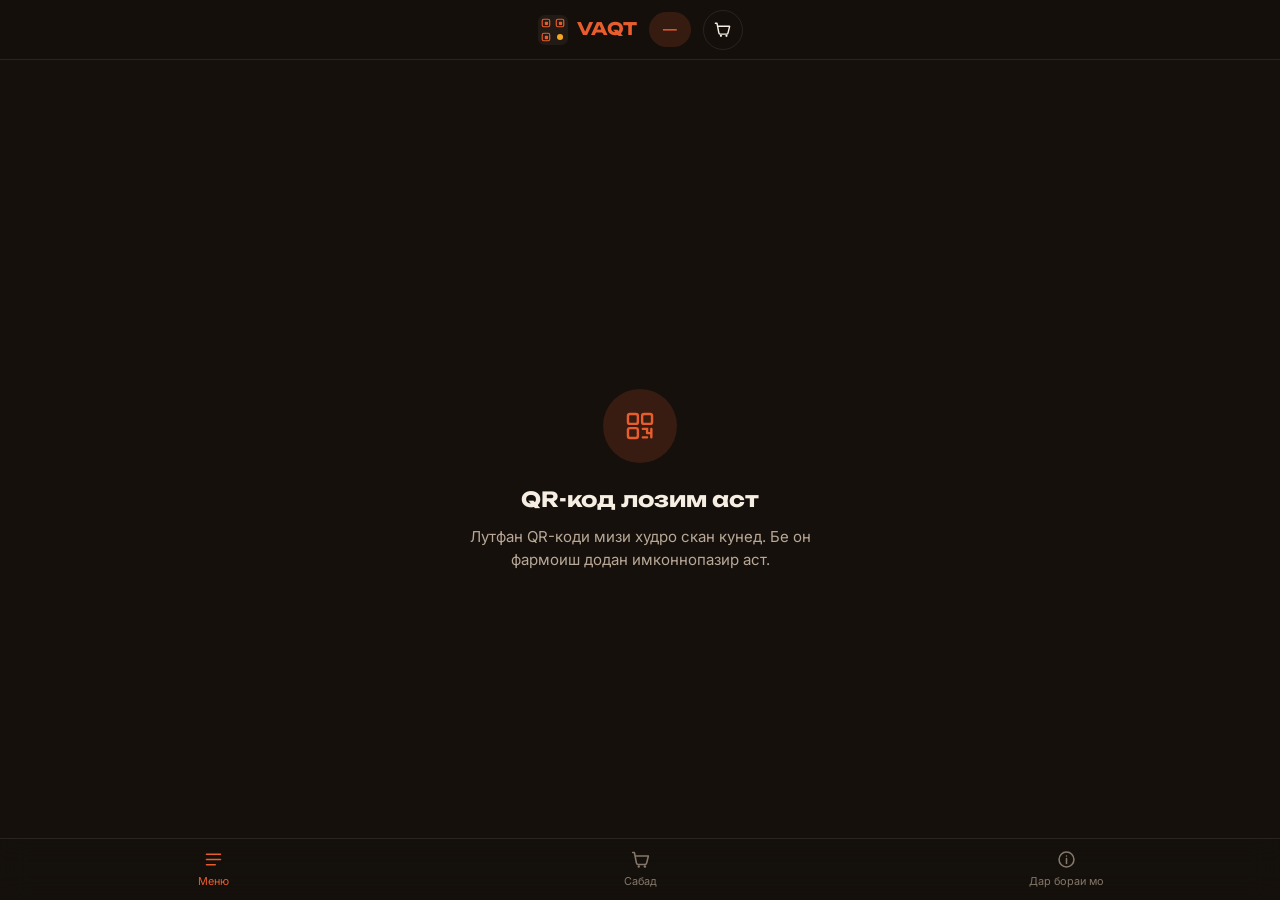
<file: index.html>
<!DOCTYPE html>
<html lang="tg">
<head>
<meta charset="UTF-8">
<meta name="viewport" content="width=device-width, initial-scale=1, viewport-fit=cover">
<title>QR MENU — Фармоиши онлайн</title>
<meta name="description" content="QR MENU — системаи фармоиши онлайн барои тарабхона. QR-кодро скан кунед ва фармоиши худро аз миз содир кунед.">
<meta name="theme-color" content="#15100C">
<link rel="manifest" href="manifest.json">
<link rel="icon" type="image/svg+xml" href="assets/images/favicon.svg">
<link rel="apple-touch-icon" href="assets/icons/icon-192.png">

<link rel="preconnect" href="https://fonts.googleapis.com">
<link rel="preconnect" href="https://fonts.gstatic.com" crossorigin>
<link href="https://fonts.googleapis.com/css2?family=Unbounded:wght@500;600;700;800&family=Inter:wght@400;500;600;700&display=swap&subset=cyrillic" rel="stylesheet">

<link rel="stylesheet" href="css/style.css">
</head>
<body>

<div class="offline-banner" id="offlineBanner" hidden>📡 Интернет пайваст нест — фармоиш то барқарор шудани пайвастшавӣ фиристода намешавад</div>

<header class="site-header" id="siteHeader">
  <div class="container">
    <div class="brand">
      <svg class="brand-logo" viewBox="0 0 64 64" aria-hidden="true">
        <rect width="64" height="64" rx="14" fill="#221A14"/>
        <g stroke="#E85D2D" stroke-width="2.4" fill="none">
          <rect x="9" y="9" width="16" height="16" rx="3.4"/>
          <rect x="39" y="9" width="16" height="16" rx="3.4"/>
          <rect x="9" y="39" width="16" height="16" rx="3.4"/>
        </g>
        <rect x="14.5" y="14.5" width="7" height="7" rx="1.6" fill="#E85D2D"/>
        <rect x="44.5" y="14.5" width="7" height="7" rx="1.6" fill="#E85D2D"/>
        <rect x="14.5" y="44.5" width="7" height="7" rx="1.6" fill="#E85D2D"/>
        <circle cx="47" cy="47" r="6.5" fill="#F5A623"/>
      </svg>
      <span class="brand-mark"><span id="restaurantName">VAQT</span></span>
    </div>

    <span class="table-badge" id="tableBadgeText">—</span>

    <button class="icon-btn" data-open-cart aria-label="Сабади харид">
      <span class="cart-badge" id="cartBadge">0</span>
      <svg viewBox="0 0 24 24" fill="none"><path d="M3 4h2l2.4 12.2a2 2 0 0 0 2 1.6h7.6a2 2 0 0 0 2-1.6L21 8H6" stroke="currentColor" stroke-width="1.8" stroke-linecap="round" stroke-linejoin="round"/><circle cx="10" cy="20" r="1.4" fill="currentColor"/><circle cx="17" cy="20" r="1.4" fill="currentColor"/></svg>
    </button>
  </div>
</header>

<!-- ============ TABLE GATE (no / invalid ?table=) ============ -->
<div class="table-gate" id="tableGate" hidden>
  <div class="table-gate-card">
    <div class="table-gate-icon">
      <svg viewBox="0 0 24 24" fill="none"><rect x="3.5" y="3.5" width="7" height="7" rx="1.4" stroke="currentColor" stroke-width="1.7"/><rect x="13.5" y="3.5" width="7" height="7" rx="1.4" stroke="currentColor" stroke-width="1.7"/><rect x="3.5" y="13.5" width="7" height="7" rx="1.4" stroke="currentColor" stroke-width="1.7"/><path d="M14 14h3v3M20 14v3h-3M14 20h3M20 17v3" stroke="currentColor" stroke-width="1.7" stroke-linecap="round"/></svg>
    </div>
    <h2>QR-код лозим аст</h2>
    <p>Лутфан QR-коди мизи худро скан кунед. Бе он фармоиш додан имконнопазир аст.</p>
  </div>
</div>

<!-- ============ APP SHELL (valid table) ============ -->
<main id="appShell" hidden>

  <section class="hero">
    <div class="container">
      <h1>Хуш омадед!</h1>
      <p>Менюро дида бароед ва фармоиши худро мустақиман аз миз фиристед — ошпаз онро дарҳол мебинад.</p>
    </div>
  </section>

  <section class="section" id="menuTop">
    <div class="container">
      <div class="section-head">
        <h2 class="eyebrow-title">Меню</h2>
      </div>
    </div>

    <div class="tabs-wrap">
      <div class="tabs" id="tabs" role="tablist" aria-label="Категорияҳои меню"></div>
    </div>

    <div class="container" style="margin-top:18px;">
      <div class="menu-grid" id="menuGrid"></div>
      <p class="empty-category" id="emptyCategory" hidden>Дар ин категория ҳоло маҳсулот нест.</p>
    </div>
  </section>

  <section class="section" id="about">
    <div class="container">
      <div class="section-head">
        <h2 class="eyebrow-title">Дар бораи мо</h2>
      </div>
      <div class="about-card">
        <div class="about-row">
          <span class="ico"><svg viewBox="0 0 24 24" fill="none"><path d="M12 21s7-6.3 7-11.5A7 7 0 0 0 5 9.5C5 14.7 12 21 12 21Z" stroke="currentColor" stroke-width="1.7" stroke-linejoin="round"/><circle cx="12" cy="9.5" r="2.4" stroke="currentColor" stroke-width="1.7"/></svg></span>
          <div><b id="aboutAddress">—</b><span>Нишонӣ</span></div>
        </div>
        <div class="about-row">
          <span class="ico"><svg viewBox="0 0 24 24" fill="none"><circle cx="12" cy="12" r="8.5" stroke="currentColor" stroke-width="1.7"/><path d="M12 7.5V12l3 2" stroke="currentColor" stroke-width="1.7" stroke-linecap="round" stroke-linejoin="round"/></svg></span>
          <div><b id="aboutHours">—</b><span>Соатҳои корӣ</span></div>
        </div>
        <div class="about-row">
          <span class="ico"><svg viewBox="0 0 24 24" fill="none"><path d="M6.6 10.8c1.4 2.8 3.8 5.2 6.6 6.6l2.2-2.2c.3-.3.7-.4 1-.2 1.1.4 2.3.6 3.6.6.6 0 1 .4 1 1V20c0 .6-.4 1-1 1C10.6 21 3 13.4 3 4c0-.6.4-1 1-1h3.2c.6 0 1 .4 1 1 0 1.3.2 2.5.6 3.6.1.4 0 .8-.3 1L6.6 10.8Z" stroke="currentColor" stroke-width="1.7" stroke-linejoin="round"/></svg></span>
          <div><a id="aboutPhone" href="#"><b id="aboutPhoneText">—</b></a><span>Телефон</span></div>
        </div>
        <div class="about-row">
          <span class="ico"><svg viewBox="0 0 24 24" fill="none"><path d="m22 4-9.6 16L8 12M2 4l6 8-6 8M2 4l20 0" stroke="currentColor" stroke-width="1.6" stroke-linejoin="round"/></svg></span>
          <div><b id="aboutTelegram">—</b><span>Telegram</span></div>
        </div>
        <div class="about-row">
          <span class="ico"><svg viewBox="0 0 24 24" fill="none"><rect x="3.5" y="3.5" width="17" height="17" rx="5" stroke="currentColor" stroke-width="1.7"/><circle cx="12" cy="12" r="4" stroke="currentColor" stroke-width="1.7"/><circle cx="17.2" cy="6.8" r="1.1" fill="currentColor"/></svg></span>
          <div><b id="aboutInstagram">—</b><span>Instagram</span></div>
        </div>
      </div>
    </div>
  </section>

  <footer class="site-footer">
    <div class="container">
      <p><strong id="footerRestaurant">VAQT</strong> · QR MENU © <span id="footerYear"></span></p>
    </div>
  </footer>

</main>

<!-- ============ CART BAR ============ -->
<button class="cart-bar" id="cartBar" data-open-cart>
  <svg viewBox="0 0 24 24" fill="none"><path d="M6 8h12l1 12.2a1 1 0 0 1-1 .8H6a1 1 0 0 1-1-.8L6 8Z" stroke="currentColor" stroke-width="1.7" stroke-linejoin="round"/><path d="M9 8V6a3 3 0 0 1 6 0v2" stroke="currentColor" stroke-width="1.7" stroke-linecap="round"/></svg>
  <span id="cartBarText">Сабад холӣ аст</span>
</button>

<!-- ============ BOTTOM NAV ============ -->
<nav class="bottom-nav" aria-label="Навигатсия" id="bottomNav">
  <button data-nav="menu" class="is-active">
    <svg viewBox="0 0 24 24" fill="none"><path d="M4 6h16M4 12h16M4 18h10" stroke="currentColor" stroke-width="1.8" stroke-linecap="round"/></svg>
    <span>Меню</span>
  </button>
  <button data-nav="cart">
    <svg viewBox="0 0 24 24" fill="none"><path d="M3 4h2l2.4 12.2a2 2 0 0 0 2 1.6h7.6a2 2 0 0 0 2-1.6L21 8H6" stroke="currentColor" stroke-width="1.8" stroke-linecap="round" stroke-linejoin="round"/><circle cx="10" cy="20" r="1.4" fill="currentColor"/><circle cx="17" cy="20" r="1.4" fill="currentColor"/></svg>
    <span class="bn-dot" id="bottomNavCartDot"></span>
    <span>Сабад</span>
  </button>
  <button data-nav="about">
    <svg viewBox="0 0 24 24" fill="none"><circle cx="12" cy="12" r="8.5" stroke="currentColor" stroke-width="1.8"/><path d="M12 11v5.5M12 8v.01" stroke="currentColor" stroke-width="1.8" stroke-linecap="round"/></svg>
    <span>Дар бораи мо</span>
  </button>
</nav>

<!-- ============ CART MODAL ============ -->
<div class="modal" id="cartModal">
  <div class="modal-scrim" data-close></div>
  <div class="modal-panel">
    <div class="modal-head">
      <h3>Сабади харид</h3>
      <button class="modal-close" data-close aria-label="Пӯшидан"><svg viewBox="0 0 24 24" fill="none"><path d="M6 6l12 12M18 6L6 18" stroke="currentColor" stroke-width="1.8" stroke-linecap="round"/></svg></button>
    </div>

    <div class="cart-empty" id="cartEmpty">
      <svg viewBox="0 0 24 24" fill="none"><path d="M6 8h12l1 12.2a1 1 0 0 1-1 .8H6a1 1 0 0 1-1-.8L6 8Z" stroke="currentColor" stroke-width="1.7" stroke-linejoin="round"/><path d="M9 8V6a3 3 0 0 1 6 0v2" stroke="currentColor" stroke-width="1.7" stroke-linecap="round"/></svg>
      <p>Сабади шумо ҳоло холӣ аст</p>
    </div>

    <div class="cart-items" id="cartItems" hidden></div>
    <div class="cart-summary" id="cartSummary" hidden></div>

    <button class="btn btn-primary btn-block" id="cartCheckoutBtn" style="margin-top:18px;" disabled>Фармоиш додан</button>
  </div>
</div>

<!-- ============ ORDER MODAL ============ -->
<div class="modal" id="orderModal">
  <div class="modal-scrim" data-close></div>
  <div class="modal-panel">
    <div class="modal-head">
      <h3>Маълумоти фармоиш</h3>
      <button class="modal-close" data-close aria-label="Пӯшидан"><svg viewBox="0 0 24 24" fill="none"><path d="M6 6l12 12M18 6L6 18" stroke="currentColor" stroke-width="1.8" stroke-linecap="round"/></svg></button>
    </div>

    <span class="table-badge order-table-badge" id="orderTableBadge">—</span>

    <div class="order-summary-box">
      <div id="orderItemsSummary"></div>
      <div id="orderTotalRow"></div>
    </div>

    <div class="form-error" id="orderFormError" hidden></div>

    <form id="orderForm" novalidate>
      <div class="field">
        <label for="inputName">Ном</label>
        <input type="text" id="inputName" name="name" placeholder="Номи шумо (ихтиёрӣ)" autocomplete="name">
      </div>
      <div class="field">
        <label for="inputPhone">Рақами телефон</label>
        <input type="tel" id="inputPhone" name="phone" placeholder="+992 XX XXX XX XX (ихтиёрӣ)" autocomplete="tel">
      </div>
      <div class="field">
        <label for="inputNote">Шарҳ ба фармоиш</label>
        <textarea id="inputNote" name="note" placeholder="Масалан: Бе пиёз, чойро гармтар кунед (ихтиёрӣ)"></textarea>
      </div>

      <button type="submit" class="btn btn-primary btn-block" id="orderSubmitBtn"><span>✅ Фармоиш додан</span></button>
    </form>
  </div>
</div>

<div class="toast" id="toast"></div>

<script type="module" src="js/app.js"></script>

<script>
  if ('serviceWorker' in navigator) {
    window.addEventListener('load', function () {
      navigator.serviceWorker.register('service-worker.js').catch(function () {
        // PWA офлайн-кэш ихтиёрӣ аст — агар нашавад, сайт бидуни он низ кор мекунад
      });
    });
  }
</script>
</body>
</html>
</file>
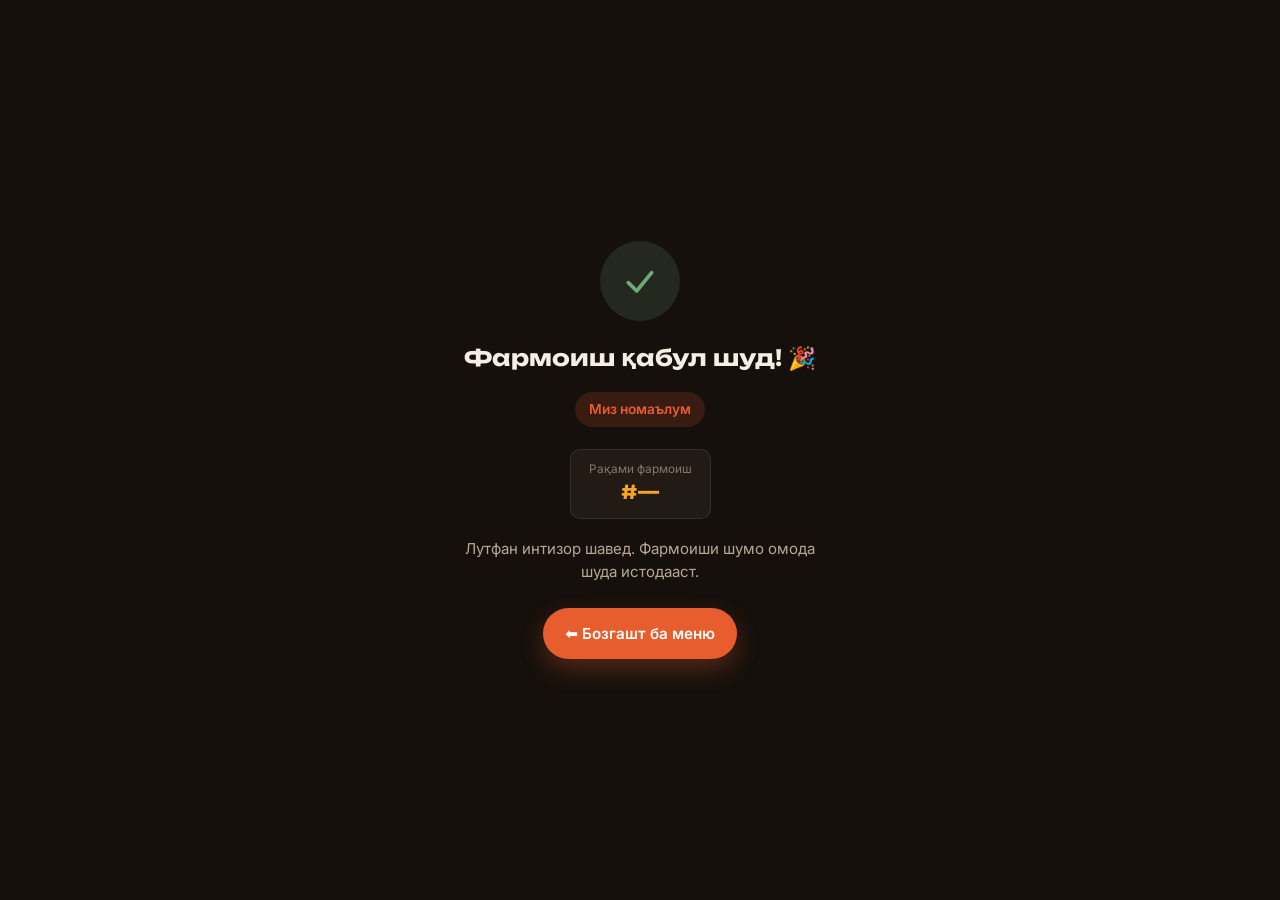
<file: success.html>
<!DOCTYPE html>
<html lang="tg">
<head>
<meta charset="UTF-8">
<meta name="viewport" content="width=device-width, initial-scale=1, viewport-fit=cover">
<title>Фармоиш қабул шуд — QR MENU</title>
<meta name="theme-color" content="#15100C">
<link rel="icon" type="image/svg+xml" href="assets/images/favicon.svg">

<link rel="preconnect" href="https://fonts.googleapis.com">
<link rel="preconnect" href="https://fonts.gstatic.com" crossorigin>
<link href="https://fonts.googleapis.com/css2?family=Unbounded:wght@500;600;700;800&family=Inter:wght@400;500;600;700&display=swap&subset=cyrillic" rel="stylesheet">

<link rel="stylesheet" href="css/style.css">
</head>
<body>

<div class="success-screen">
  <div class="success-card">
    <div class="success-icon">
      <svg viewBox="0 0 24 24" fill="none"><path d="M5 13l5 5L19 7" stroke="currentColor" stroke-width="2.2" stroke-linecap="round" stroke-linejoin="round"/></svg>
    </div>
    <h1>Фармоиш қабул шуд! 🎉</h1>

    <div class="success-table">
      <span class="table-badge" id="successTableBadge">—</span>
    </div>

    <div class="success-order-id">
      <span>Рақами фармоиш</span>
      <b id="successOrderId">#—</b>
    </div>

    <p>Лутфан интизор шавед. Фармоиши шумо омода шуда истодааст.</p>

    <a class="btn btn-primary" id="backToMenuBtn" href="index.html">⬅️ Бозгашт ба меню</a>
  </div>
</div>

<script type="module">
  import { CONFIG } from './js/config.js';

  const params = new URLSearchParams(window.location.search);
  const table = parseInt(params.get('table'), 10);
  const orderId = params.get('order');

  const tableBadge = document.getElementById('successTableBadge');
  const orderIdEl = document.getElementById('successOrderId');
  const backBtn = document.getElementById('backToMenuBtn');

  if (Number.isInteger(table) && table >= 1 && table <= CONFIG.tableCount) {
    tableBadge.textContent = 'Мизи №' + table;
    backBtn.href = 'index.html?table=' + table;
  } else {
    tableBadge.textContent = 'Миз номаълум';
  }

  orderIdEl.textContent = orderId ? '#' + orderId : '#—';

  document.title = 'Фармоиш қабул шуд — ' + CONFIG.restaurantName;
</script>
</body>
</html>
</file>
<file: css/style.css>
/* =========================================================
   QR MENU — design tokens
   ========================================================= */
:root{
  --bg:            #15100C;
  --bg-soft:       #1B1410;
  --surface:       #221A14;
  --surface-2:     #2B2119;
  --border:        rgba(246,238,227,0.09);
  --border-strong: rgba(246,238,227,0.16);
  --text:          #F6EEE3;
  --text-muted:    #B9A896;
  --text-faint:    #85786A;
  --accent:        #E85D2D;
  --accent-dim:    #C24C22;
  --accent-soft:   rgba(232,93,45,0.16);
  --gold:          #F5A623;
  --gold-soft:     rgba(245,166,35,0.16);
  --success:       #6FA97A;
  --danger:        #E2574C;

  --font-display: 'Unbounded', system-ui, sans-serif;
  --font-body: 'Inter', system-ui, sans-serif;

  --page-max: 1180px;
  --radius-s: 10px;
  --radius-m: 16px;
  --radius-l: 24px;
  --radius-pill: 999px;
  --header-h: 60px;
  --bottomnav-h: 62px;

  --shadow-1: 0 2px 10px rgba(0,0,0,0.28);
  --shadow-2: 0 16px 40px rgba(0,0,0,0.38);
}

*, *::before, *::after{ box-sizing:border-box; }
html{ -webkit-text-size-adjust:100%; scroll-behavior:smooth; }
body{
  margin:0;
  background: var(--bg);
  color: var(--text);
  font-family: var(--font-body);
  font-size:16px;
  line-height:1.55;
  -webkit-font-smoothing:antialiased;
  overflow-x:hidden;
}
img, svg{ display:block; max-width:100%; }
button{ font:inherit; color:inherit; background:none; border:0; cursor:pointer; }
input, textarea, select{ font:inherit; color:inherit; }
a{ color:inherit; text-decoration:none; }
ul{ margin:0; padding:0; list-style:none; }
h1,h2,h3,h4,p{ margin:0; }

@media (prefers-reduced-motion: reduce){
  *, *::before, *::after{
    animation-duration:.001ms !important;
    animation-iteration-count:1 !important;
    transition-duration:.001ms !important;
    scroll-behavior:auto !important;
  }
}
:focus-visible{ outline:2px solid var(--gold); outline-offset:2px; border-radius:4px; }

.container{ max-width:var(--page-max); margin:0 auto; padding:0 20px; }
.eyebrow-title{
  font-family:var(--font-display);
  font-size:clamp(1.4rem,4vw,1.9rem);
  font-weight:700;
  letter-spacing:-0.01em;
  line-height:1.2;
}
.section{ padding:36px 0; }
.section-head{ margin-bottom:20px; max-width:520px; }
.section-head p{ color:var(--text-muted); margin-top:6px; font-size:0.94rem; }

/* =========================================================
   Header
   ========================================================= */
.site-header{
  position:sticky; top:0; z-index:60;
  height:var(--header-h);
  display:flex; align-items:center;
  background:rgba(21,16,12,0.85);
  backdrop-filter:blur(14px) saturate(140%);
  -webkit-backdrop-filter:blur(14px) saturate(140%);
  border-bottom:1px solid var(--border);
  transition:box-shadow .25s ease, border-color .25s ease;
}
.site-header.is-scrolled{ box-shadow:var(--shadow-1); border-bottom-color:var(--border-strong); }
.site-header .container{ display:flex; align-items:center; justify-content:space-between; gap:12px; }
.brand{ display:flex; align-items:center; gap:9px; }
.brand-logo{ width:30px; height:30px; flex:none; }
.brand-mark{ font-family:var(--font-display); font-weight:700; font-size:1.08rem; }
.brand-mark span{ color:var(--accent); }

.table-badge{
  display:inline-flex; align-items:center; gap:6px;
  padding:7px 14px;
  border-radius:var(--radius-pill);
  background:var(--accent-soft);
  color:var(--accent);
  font-weight:600;
  font-size:0.86rem;
}

.icon-btn{
  width:40px; height:40px;
  display:flex; align-items:center; justify-content:center;
  border-radius:50%;
  border:1px solid var(--border);
  color:var(--text);
  position:relative;
  transition:border-color .2s ease, background .2s ease, transform .15s ease;
}
.icon-btn:hover{ border-color:var(--border-strong); background:var(--surface); }
.icon-btn:active{ transform:scale(.94); }
.icon-btn svg{ width:19px; height:19px; }

.cart-badge{
  position:absolute; top:-4px; right:-4px;
  min-width:17px; height:17px; padding:0 4px;
  border-radius:999px;
  background:var(--gold); color:#201404;
  font-size:0.63rem; font-weight:700;
  display:flex; align-items:center; justify-content:center;
  transform:scale(0);
  transition:transform .2s cubic-bezier(.34,1.56,.64,1);
}
.cart-badge.is-visible{ transform:scale(1); }

/* =========================================================
   Offline banner
   ========================================================= */
.offline-banner{
  background:var(--danger);
  color:#fff;
  text-align:center;
  font-size:0.84rem;
  font-weight:600;
  padding:8px 14px;
}

/* =========================================================
   Table gate (no ?table= param)
   ========================================================= */
.table-gate{
  min-height:calc(100vh - var(--header-h));
  display:flex; align-items:center; justify-content:center;
  padding:40px 20px;
  text-align:center;
}
.table-gate-card{ max-width:360px; }
.table-gate-icon{
  width:74px; height:74px;
  margin:0 auto 20px;
  border-radius:50%;
  background:var(--accent-soft);
  color:var(--accent);
  display:flex; align-items:center; justify-content:center;
}
.table-gate-icon svg{ width:34px; height:34px; }
.table-gate-card h2{
  font-family:var(--font-display);
  font-size:1.3rem;
  font-weight:700;
  margin-bottom:10px;
}
.table-gate-card p{ color:var(--text-muted); font-size:0.94rem; }

/* =========================================================
   Hero (index)
   ========================================================= */
.hero{
  padding:26px 0 18px;
  background:
    radial-gradient(120% 90% at 82% -10%, rgba(232,93,45,0.24), transparent 55%),
    var(--bg);
}
.hero h1{
  font-family:var(--font-display);
  font-size:clamp(1.7rem,6vw,2.4rem);
  font-weight:800;
  letter-spacing:-0.01em;
}
.hero p{ color:var(--text-muted); margin-top:6px; font-size:0.96rem; max-width:46ch; }

/* =========================================================
   Category tabs
   ========================================================= */
.tabs-wrap{
  position:sticky; top:var(--header-h); z-index:40;
  background:rgba(21,16,12,0.92);
  backdrop-filter:blur(10px); -webkit-backdrop-filter:blur(10px);
  border-bottom:1px solid var(--border);
}
.tabs{ display:flex; gap:8px; overflow-x:auto; padding:12px 20px; scrollbar-width:none; }
.tabs::-webkit-scrollbar{ display:none; }
.tab-btn{
  flex:none;
  padding:9px 16px;
  border-radius:var(--radius-pill);
  border:1px solid var(--border);
  color:var(--text-muted);
  font-size:0.86rem; font-weight:500;
  transition:all .2s ease;
  white-space:nowrap;
}
.tab-btn.is-active{ background:var(--accent); border-color:var(--accent); color:#fff; font-weight:600; }

/* =========================================================
   Menu grid & food cards
   ========================================================= */
.menu-grid{ display:grid; grid-template-columns:repeat(auto-fill,minmax(260px,1fr)); gap:14px; }
.food-card{
  background:var(--surface);
  border:1px solid var(--border);
  border-radius:var(--radius-m);
  padding:13px;
  display:flex; gap:13px;
  transition:border-color .2s ease, background .2s ease;
}
.food-card:hover{ border-color:var(--border-strong); background:var(--surface-2); }
.food-media{
  flex:none; width:78px; height:78px;
  border-radius:var(--radius-s);
  background:linear-gradient(155deg, rgba(255,255,255,0.05), transparent 60%), var(--bg-soft);
  display:flex; align-items:center; justify-content:center;
}
.food-media svg{ width:50px; height:50px; }
.food-info{ flex:1; min-width:0; display:flex; flex-direction:column; }
.food-name{ font-family:var(--font-display); font-size:0.98rem; font-weight:600; letter-spacing:-0.01em; }
.food-desc{ color:var(--text-muted); font-size:0.82rem; margin-top:4px; line-height:1.45; }
.food-foot{ margin-top:auto; padding-top:10px; display:flex; align-items:center; justify-content:space-between; }
.food-price{ font-weight:700; color:var(--gold); font-size:0.96rem; }

.add-btn{
  width:34px; height:34px; border-radius:50%;
  background:var(--accent-soft); color:var(--accent);
  display:flex; align-items:center; justify-content:center;
  transition:background .2s ease, color .2s ease, transform .15s ease;
}
.add-btn:hover{ background:var(--accent); color:#fff; }
.add-btn:active{ transform:scale(.88); }
.add-btn svg{ width:17px; height:17px; }

.qty-control{ display:flex; align-items:center; gap:10px; background:var(--accent); border-radius:var(--radius-pill); padding:3px; }
.qty-control button{ width:26px; height:26px; border-radius:50%; background:rgba(255,255,255,0.18); color:#fff; display:flex; align-items:center; justify-content:center; }
.qty-control button:active{ transform:scale(.88); }
.qty-control span{ min-width:16px; text-align:center; color:#fff; font-weight:700; font-size:0.86rem; }

.empty-category{ text-align:center; color:var(--text-muted); padding:40px 10px; }

/* =========================================================
   About section
   ========================================================= */
.about-card{
  background:var(--surface);
  border:1px solid var(--border);
  border-radius:var(--radius-l);
  padding:22px;
  display:grid; gap:16px;
}
.about-row{ display:flex; gap:12px; align-items:flex-start; }
.about-row .ico{
  flex:none; width:38px; height:38px; border-radius:50%;
  background:var(--accent-soft); color:var(--accent);
  display:flex; align-items:center; justify-content:center;
}
.about-row .ico svg{ width:18px; height:18px; }
.about-row b{ display:block; font-size:0.92rem; }
.about-row span{ color:var(--text-muted); font-size:0.88rem; }

/* =========================================================
   Buttons
   ========================================================= */
.btn{
  display:inline-flex; align-items:center; justify-content:center; gap:8px;
  padding:14px 22px;
  border-radius:var(--radius-pill);
  font-weight:600; font-size:0.95rem;
  transition:transform .15s ease, background .2s ease, border-color .2s ease;
  white-space:nowrap;
}
.btn:active{ transform:scale(.97); }
.btn-primary{ background:var(--accent); color:#fff; box-shadow:0 10px 24px rgba(232,93,45,0.30); }
.btn-primary:hover{ background:var(--accent-dim); }
.btn-ghost{ background:transparent; border:1px solid var(--border-strong); color:var(--text); }
.btn-ghost:hover{ border-color:var(--accent); color:var(--accent); }
.btn-block{ width:100%; }
.btn:disabled{ opacity:.5; cursor:not-allowed; }

/* =========================================================
   Cart bar + bottom nav
   ========================================================= */
.cart-bar{
  position:fixed; left:14px; right:14px; bottom:calc(var(--bottomnav-h) + 12px); z-index:55;
  display:flex; align-items:center; gap:10px;
  padding:13px 16px;
  border-radius:var(--radius-pill);
  background:var(--accent); color:#fff;
  box-shadow:var(--shadow-2);
  transform:translateY(140%); opacity:0;
  transition:transform .3s cubic-bezier(.22,.9,.3,1), opacity .3s ease;
}
.cart-bar.is-visible{ transform:translateY(0); opacity:1; }
.cart-bar svg{ width:18px; height:18px; }
.cart-bar span{ font-weight:600; font-size:0.92rem; }
@media (min-width:900px){ .cart-bar{ left:auto; right:24px; bottom:24px; width:320px; } }

.bottom-nav{
  position:fixed; left:0; right:0; bottom:0; z-index:56;
  height:var(--bottomnav-h);
  display:flex;
  background:rgba(21,16,12,0.94);
  backdrop-filter:blur(14px); -webkit-backdrop-filter:blur(14px);
  border-top:1px solid var(--border);
  padding-bottom:env(safe-area-inset-bottom);
}
.bottom-nav button{
  flex:1; display:flex; flex-direction:column; align-items:center; justify-content:center; gap:3px;
  color:var(--text-faint); font-size:0.68rem; position:relative;
  transition:color .2s ease;
}
.bottom-nav button svg{ width:21px; height:21px; }
.bottom-nav button.is-active{ color:var(--accent); }
.bottom-nav .bn-dot{
  position:absolute; top:2px; right:calc(50% - 18px);
  width:7px; height:7px; border-radius:50%; background:var(--gold);
  transform:scale(0); transition:transform .2s ease;
}
.bottom-nav .bn-dot.is-visible{ transform:scale(1); }

/* =========================================================
   Footer
   ========================================================= */
.site-footer{
  padding:28px 0 calc(28px + var(--bottomnav-h));
  border-top:1px solid var(--border);
  color:var(--text-faint);
  font-size:0.8rem;
  text-align:center;
}
.site-footer strong{ color:var(--text-muted); }

/* =========================================================
   Modals
   ========================================================= */
.modal{ position:fixed; inset:0; z-index:100; display:flex; align-items:flex-end; justify-content:center; visibility:hidden; }
.modal.is-open{ visibility:visible; }
.modal-scrim{ position:absolute; inset:0; background:rgba(10,7,5,0.62); opacity:0; transition:opacity .25s ease; }
.modal.is-open .modal-scrim{ opacity:1; }
.modal-panel{
  position:relative; width:100%; max-width:480px; max-height:88vh; overflow-y:auto;
  background:var(--bg-soft); border:1px solid var(--border-strong);
  border-radius:22px 22px 0 0;
  padding:22px 20px calc(22px + env(safe-area-inset-bottom));
  transform:translateY(100%);
  transition:transform .32s cubic-bezier(.22,.9,.3,1);
}
.modal.is-open .modal-panel{ transform:translateY(0); }
@media (min-width:640px){ .modal{ align-items:center; } .modal-panel{ border-radius:22px; max-height:84vh; } }
.modal-head{ display:flex; align-items:center; justify-content:space-between; margin-bottom:16px; }
.modal-head h3{ font-family:var(--font-display); font-size:1.1rem; font-weight:700; }
.modal-close{ width:32px; height:32px; border-radius:50%; background:var(--surface); display:flex; align-items:center; justify-content:center; }
.modal-close svg{ width:15px; height:15px; }

.cart-empty{ text-align:center; padding:30px 10px; color:var(--text-muted); }
.cart-empty svg{ width:44px; height:44px; margin:0 auto 12px; color:var(--text-faint); }

.cart-items{ display:flex; flex-direction:column; gap:12px; }
.cart-item{ display:flex; align-items:center; gap:10px; padding-bottom:12px; border-bottom:1px solid var(--border); }
.cart-item .food-media{ width:52px; height:52px; }
.cart-item .food-media svg{ width:34px; height:34px; }
.cart-item-info{ flex:1; min-width:0; }
.cart-item-info b{ font-size:0.88rem; font-weight:600; display:block; }
.cart-item-info .unit-price{ font-size:0.74rem; color:var(--text-muted); }
.cart-item-remove{ color:var(--text-faint); padding:4px; font-size:1rem; }
.cart-item-remove:hover{ color:var(--danger); }

.cart-summary{ margin-top:16px; padding-top:14px; border-top:1px solid var(--border); display:flex; flex-direction:column; gap:8px; }
.summary-row{ display:flex; justify-content:space-between; font-size:0.9rem; color:var(--text-muted); }
.summary-row.total{ font-size:1.05rem; font-weight:700; color:var(--text); padding-top:6px; }

.order-table-badge{ margin-bottom:14px; }
.order-summary-box{
  background:var(--surface);
  border-radius:var(--radius-s);
  padding:12px 14px;
  margin-bottom:16px;
}

.field{ margin-bottom:14px; }
.field label{ display:block; font-size:0.82rem; color:var(--text-muted); margin-bottom:6px; }
.field input, .field textarea{
  width:100%; background:var(--surface); border:1px solid var(--border); border-radius:var(--radius-s);
  padding:12px 14px; color:var(--text); transition:border-color .2s ease;
}
.field input:focus, .field textarea:focus{ border-color:var(--accent); outline:none; }
.field textarea{ resize:vertical; min-height:64px; }
.field-hint{ font-size:0.74rem; color:var(--text-faint); margin-top:4px; }

.form-error{
  background:rgba(226,87,76,0.14);
  border:1px solid rgba(226,87,76,0.4);
  color:#F5C2BD;
  border-radius:var(--radius-s);
  padding:10px 14px;
  font-size:0.86rem;
  margin-bottom:14px;
}

.toast{
  position:fixed; top:74px; left:50%; transform:translateX(-50%) translateY(-12px);
  background:var(--surface-2); border:1px solid var(--border-strong); color:var(--text);
  padding:10px 18px; border-radius:var(--radius-pill); font-size:0.85rem;
  opacity:0; pointer-events:none; transition:opacity .25s ease, transform .25s ease;
  z-index:120; box-shadow:var(--shadow-1);
}
.toast.is-visible{ opacity:1; transform:translateX(-50%) translateY(0); }

/* =========================================================
   Success page
   ========================================================= */
.success-screen{
  min-height:100vh;
  display:flex; align-items:center; justify-content:center;
  padding:40px 20px;
  text-align:center;
}
.success-card{ max-width:380px; }
.success-icon{
  width:80px; height:80px; margin:0 auto 20px; border-radius:50%;
  background:rgba(111,169,122,0.16); color:var(--success);
  display:flex; align-items:center; justify-content:center;
  animation:pop .4s cubic-bezier(.34,1.56,.64,1);
}
.success-icon svg{ width:40px; height:40px; }
@keyframes pop{ from{ transform:scale(.4); opacity:0; } to{ transform:scale(1); opacity:1; } }
.success-card h1{ font-family:var(--font-display); font-size:1.4rem; font-weight:700; margin-bottom:10px; }
.success-table{ margin:16px 0; }
.success-order-id{
  display:inline-block;
  background:var(--surface);
  border:1px solid var(--border);
  border-radius:var(--radius-s);
  padding:10px 18px;
  margin:6px 0 18px;
}
.success-order-id span{ display:block; font-size:0.74rem; color:var(--text-faint); }
.success-order-id b{ font-family:var(--font-display); font-size:1.2rem; color:var(--gold); }
.success-card p{ color:var(--text-muted); font-size:0.94rem; margin-bottom:24px; }

/* =========================================================
   QR page
   ========================================================= */
.qr-toolbar{
  display:flex; flex-wrap:wrap; gap:10px; align-items:flex-end;
  background:var(--surface);
  border:1px solid var(--border);
  border-radius:var(--radius-m);
  padding:16px;
  margin-bottom:22px;
}
.qr-toolbar .field{ flex:1; min-width:220px; margin-bottom:0; }
.qr-grid{
  display:grid;
  grid-template-columns:repeat(auto-fill,minmax(210px,1fr));
  gap:18px;
}
.qr-card{
  background:#fff;
  color:#15100C;
  border-radius:var(--radius-m);
  padding:20px 16px;
  text-align:center;
  display:flex; flex-direction:column; align-items:center; gap:6px;
  box-shadow:var(--shadow-1);
}
.qr-card-brand{ font-family:var(--font-display); font-weight:800; font-size:1rem; letter-spacing:0.02em; }
.qr-card-brand--small{ font-size:0.72rem; opacity:0.55; margin-top:4px; }
.qr-card-table{ font-weight:700; font-size:1.05rem; color:#C24C22; margin-bottom:6px; }
.qr-canvas{ display:flex; align-items:center; justify-content:center; padding:8px; background:#fff; }
.qr-card-hint{ font-size:0.76rem; color:#6b6157; max-width:22ch; }
.qr-download-btn{ margin-top:10px; color:#15100C; border-color:rgba(21,16,12,0.2); }
.qr-download-btn:hover{ border-color:var(--accent); color:var(--accent-dim); }

@media print{
  .site-header, .qr-toolbar, .bottom-nav, .qr-download-btn, .site-footer{ display:none !important; }
  body{ background:#fff; color:#15100C; }
  .qr-grid{ grid-template-columns:repeat(3, 1fr); gap:14px; }
  .qr-card{ box-shadow:none; border:1px dashed #ccc; break-inside:avoid; }
}

/* utility */
.visually-hidden{ position:absolute; width:1px; height:1px; padding:0; margin:-1px; overflow:hidden; clip:rect(0,0,0,0); white-space:nowrap; border:0; }
[hidden]{ display:none !important; }
</file>
